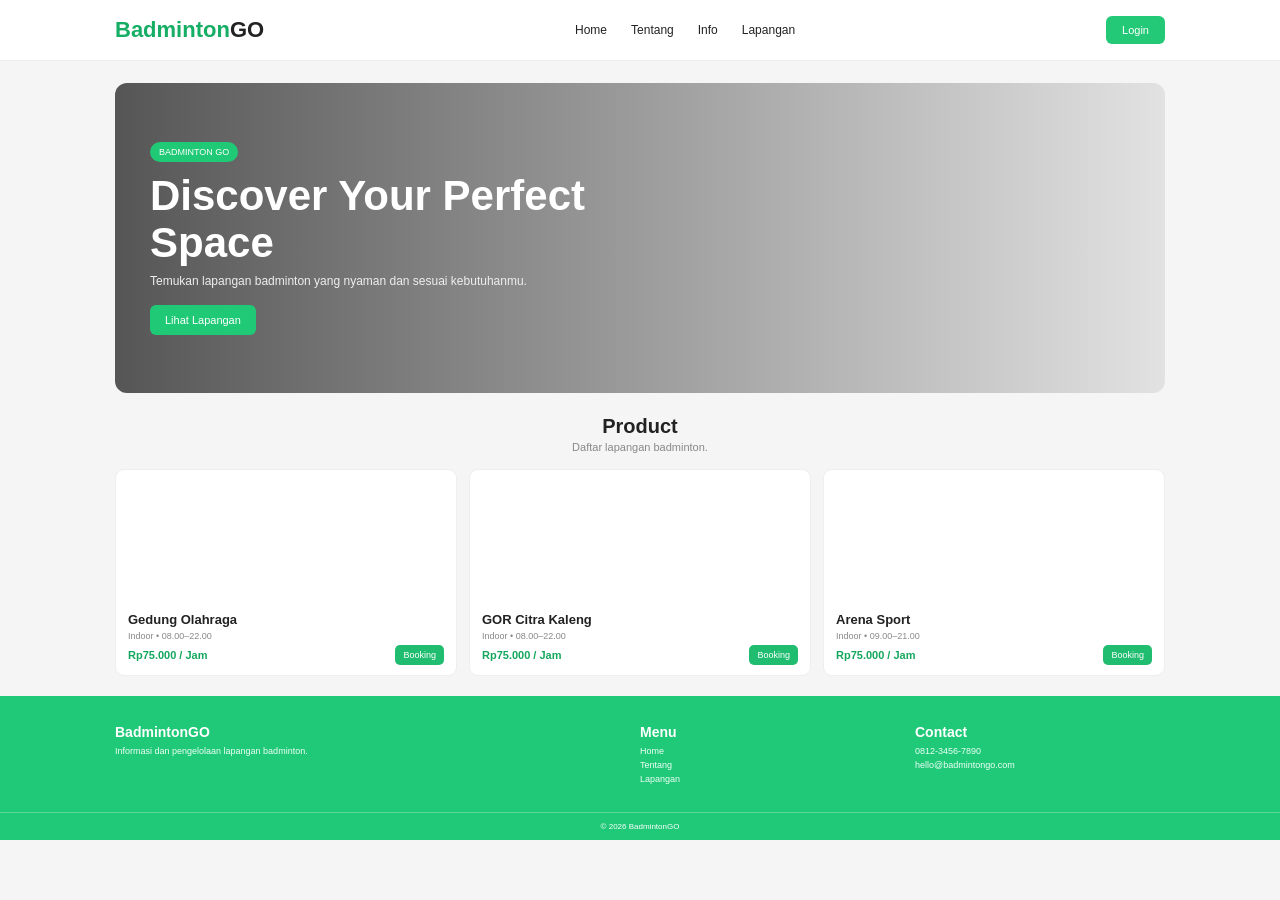
<file: index.html>
<!DOCTYPE html>
<html lang="id">
<head><meta charset="UTF-8"><meta name="viewport" content="width=device-width,initial-scale=1.0"><title>BadmintonGO</title><link rel="stylesheet" href="style.css"></head>
<body>
<header><div class="container nav">
<a class="logo" href="index.html">Badminton<span>GO</span></a>
<nav class="nav-menu"><a href="#home">Home</a><a href="#tentang">Tentang</a><a href="#info">Info</a><a href="#lapangan">Lapangan</a></nav>
<a class="login" href="login.html">Login</a>
</div></header>

<main id="home">
<section class="hero"><div class="container"><div class="hero-box"><div class="hero-text">
<small>BADMINTON GO</small><h1>Discover Your Perfect Space</h1><p>Temukan lapangan badminton yang nyaman dan sesuai kebutuhanmu.</p><a class="hero-btn" href="#lapangan">Lihat Lapangan</a>
</div></div></div></section>


<section id="lapangan"><div class="container">
<div class="title"><h2>Product</h2><p>Daftar lapangan badminton.</p></div>
<div class="products">
<div class="card"><div class="card-img p1"></div><div class="card-body"><h3>Gedung Olahraga</h3><p>Indoor • 08.00–22.00</p><span class="price">Rp75.000 / Jam</span><button class="book">Booking</button></div></div>
<div class="card"><div class="card-img p2"></div><div class="card-body"><h3>GOR Citra Kaleng</h3><p>Indoor • 08.00–22.00</p><span class="price">Rp75.000 / Jam</span><button class="book">Booking</button></div></div>
<div class="card"><div class="card-img p3"></div><div class="card-body"><h3>Arena Sport</h3><p>Indoor • 09.00–21.00</p><span class="price">Rp75.000 / Jam</span><button class="book">Booking</button></div></div>
</div></div></section>

<footer><div class="container footer">
<div><h3>BadmintonGO</h3><p>Informasi dan pengelolaan lapangan badminton.</p></div>
<div><h3>Menu</h3><div class="footer-links"><a href="#home">Home</a><a href="#tentang">Tentang</a><a href="#lapangan">Lapangan</a></div></div>
<div><h3>Contact</h3><div class="footer-links"><a href="tel:+6281234567890">0812-3456-7890</a><a href="mailto:hello@badmintongo.com">hello@badmintongo.com</a></div></div>
</div><div class="copy">© 2026 BadmintonGO</div></footer>
</body></html>
</file>
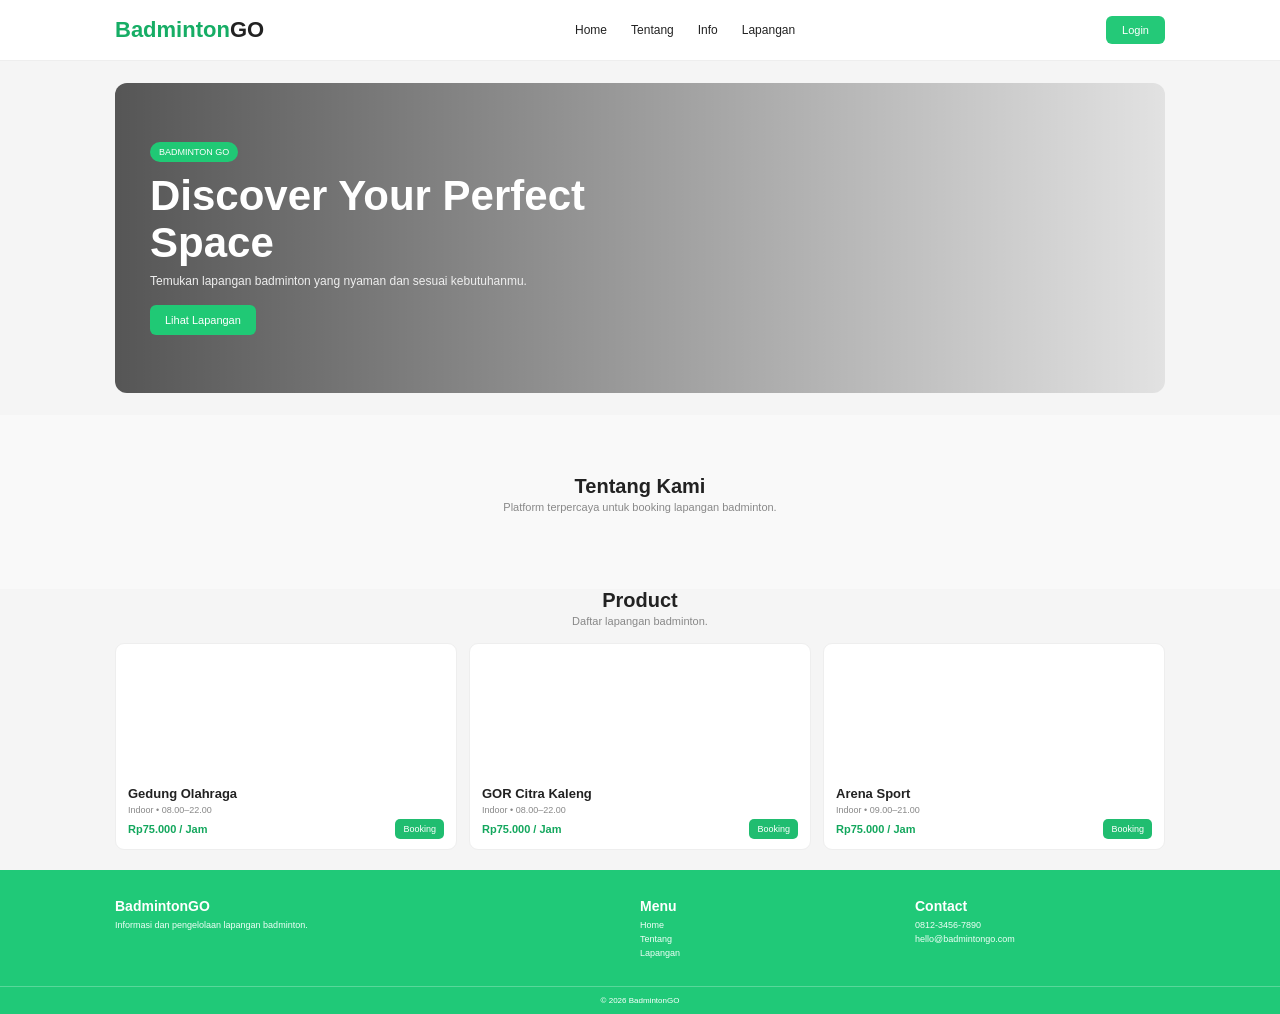
<file: BadmintonGO/index.html>
<!DOCTYPE html>
<html lang="id">
<head>
    <meta charset="UTF-8">
    <meta name="viewport" content="width=device-width, initial-scale=1.0">
    <title>BadmintonGO</title>
    <link rel="stylesheet" href="style.css">
</head>
<body>
<header id="main-header">
    <div class="container nav">
        <a class="logo" href="index.html">Badminton<span>GO</span></a>
        <nav class="nav-menu">
            <a href="#home">Home</a>
            <a href="#tentang">Tentang</a>
            <a href="#info">Info</a>
            <a href="#lapangan">Lapangan</a>
        </nav>
        <a class="login" href="login.html">Login</a>
    </div>
</header>

<main id="home">
    <section class="hero">
        <div class="container">
            <div class="hero-box">
                <div class="hero-text">
                    <small>BADMINTON GO</small>
                    <h1>Discover Your Perfect Space</h1>
                    <p>Temukan lapangan badminton yang nyaman dan sesuai kebutuhanmu.</p>
                    <a class="hero-btn" href="#lapangan">Lihat Lapangan</a>
                </div>
            </div>
        </div>
    </section>

    <!-- Tambahan section Tentang untuk melengkapi navigasi -->
    <section id="tentang" style="padding: 60px 0; background: #f9f9f9;">
        <div class="container">
            <div class="title"><h2>Tentang Kami</h2><p>Platform terpercaya untuk booking lapangan badminton.</p></div>
        </div>
    </section>

    <section id="lapangan">
        <div class="container">
            <div class="title"><h2>Product</h2><p>Daftar lapangan badminton.</p></div>
            <div class="products">
                <div class="card">
                    <div class="card-img p1"></div>
                    <div class="card-body">
                        <h3>Gedung Olahraga</h3>
                        <p>Indoor • 08.00–22.00</p>
                        <span class="price">Rp75.000 / Jam</span>
                        <button class="book" data-name="Gedung Olahraga">Booking</button>
                    </div>
                </div>
                <div class="card">
                    <div class="card-img p2"></div>
                    <div class="card-body">
                        <h3>GOR Citra Kaleng</h3>
                        <p>Indoor • 08.00–22.00</p>
                        <span class="price">Rp75.000 / Jam</span>
                        <button class="book" data-name="GOR Citra Kaleng">Booking</button>
                    </div>
                </div>
                <div class="card">
                    <div class="card-img p3"></div>
                    <div class="card-body">
                        <h3>Arena Sport</h3>
                        <p>Indoor • 09.00–21.00</p>
                        <span class="price">Rp75.000 / Jam</span>
                        <button class="book" data-name="Arena Sport">Booking</button>
                    </div>
                </div>
            </div>
        </div>
    </section>
</main>

<footer>
    <div class="container footer">
        <div><h3>BadmintonGO</h3><p>Informasi dan pengelolaan lapangan badminton.</p></div>
        <div><h3>Menu</h3><div class="footer-links"><a href="#home">Home</a><a href="#tentang">Tentang</a><a href="#lapangan">Lapangan</a></div></div>
        <div><h3>Contact</h3><div class="footer-links"><a href="tel:+6281234567890">0812-3456-7890</a><a href="mailto:hello@badmintongo.com">hello@badmintongo.com</a></div></div>
    </div>
    <div class="copy">© 2026 BadmintonGO</div>
</footer>

<!-- 3 Implementasi DOM pada index.html -->
<script>
    // DOM 1: Sticky Header Effect (Mengubah class header saat halaman di-scroll)
    window.addEventListener('scroll', function() {
        const header = document.getElementById('main-header');
        if (window.scrollY > 50) {
            header.style.boxShadow = '0 4px 10px rgba(0,0,0,0.1)';
            header.style.backgroundColor = 'rgba(255, 255, 255, 0.95)';
        } else {
            header.style.boxShadow = 'none';
            header.style.backgroundColor = '#fff';
        }
    });

    // DOM 2: Smooth Scrolling untuk Navigasi Menu
    document.querySelectorAll('.nav-menu a, .hero-btn').forEach(anchor => {
        anchor.addEventListener('click', function(e) {
            const targetId = this.getAttribute('href');
            if(targetId.startsWith('#')) {
                e.preventDefault();
                document.querySelector(targetId).scrollIntoView({
                    behavior: 'smooth'
                });
            }
        });
    });

    // DOM 3: Dynamic Interactive Event Listener pada Tombol Booking (Event Click & DOM Manipulation)
    document.querySelectorAll('.book').forEach(button => {
        button.addEventListener('click', function() {
            const courtName = this.getAttribute('data-name');
            alert(`Berhasil memilih ${courtName}! Silakan login untuk melanjutkan pemesanan.`);
        });
    });
</script>
</body>
</html>
</file>
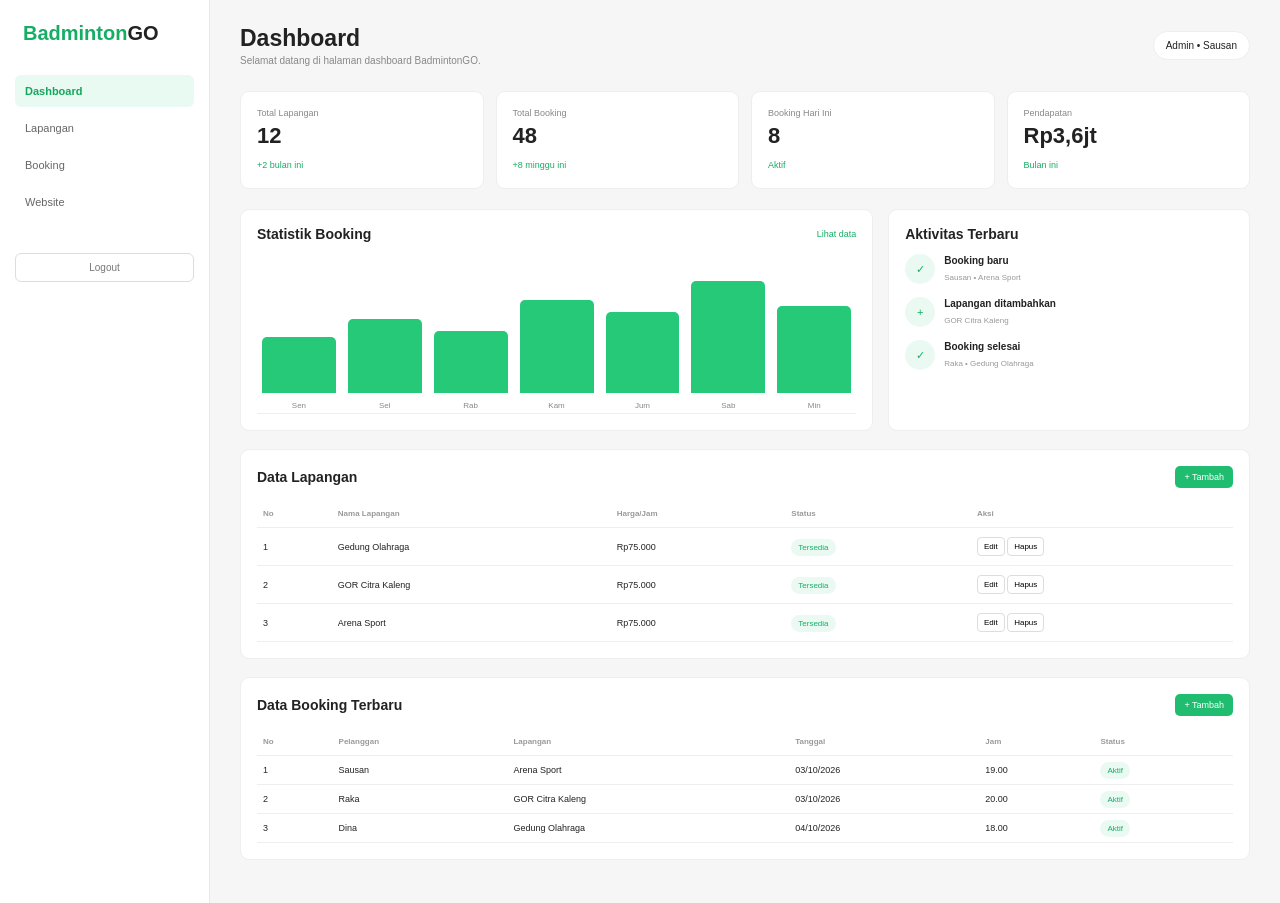
<file: dashboard.html>
<!DOCTYPE html>
<html lang="id">
<head>
    <meta charset="UTF-8">
    <meta name="viewport" content="width=device-width, initial-scale=1.0">
    <title>Dashboard - BadmintonGO</title>
    <link rel="stylesheet" href="style.css">
</head>
<body class="dashboard-page">
    <div class="dashboard">
        <aside class="sidebar">
            <div class="side-logo">
                Badminton<span>GO</span>
            </div>
            <nav class="side-menu">
                <a href="dashboard.html" class="active">Dashboard</a>
                <a href="#lapangan">Lapangan</a>
                <a href="#booking">Booking</a>
                <a href="index.html">Website</a>
            </nav>
            <a href="login.html" class="logout">Logout</a>
        </aside>

        <main class="dashboard-content">
            <div class="dashboard-header">
                <div>
                    <h1>Dashboard</h1>
                    <p>Selamat datang di halaman dashboard BadmintonGO.</p>
                </div>
                <div class="admin-name">Admin • Sausan</div>
            </div>

            <section class="statistics">
                <div class="stat-card">
                    <p>Total Lapangan</p>
                    <h2>12</h2>
                    <span>+2 bulan ini</span>
                </div>
                <div class="stat-card">
                    <p>Total Booking</p>
                    <h2>48</h2>
                    <span>+8 minggu ini</span>
                </div>
                <div class="stat-card">
                    <p>Booking Hari Ini</p>
                    <h2>8</h2>
                    <span>Aktif</span>
                </div>
                <div class="stat-card">
                    <p>Pendapatan</p>
                    <h2>Rp3,6jt</h2>
                    <span>Bulan ini</span>
                </div>
            </section>

            <section class="dashboard-grid">
                <div class="dashboard-card">
                    <div class="card-header-dashboard">
                        <h3>Statistik Booking</h3>
                        <a href="#booking">Lihat data</a>
                    </div>
                    <div class="chart">
                        <div class="bar"><span>Sen</span></div>
                        <div class="bar"><span>Sel</span></div>
                        <div class="bar"><span>Rab</span></div>
                        <div class="bar"><span>Kam</span></div>
                        <div class="bar"><span>Jum</span></div>
                        <div class="bar"><span>Sab</span></div>
                        <div class="bar"><span>Min</span></div>
                    </div>
                </div>

                <div class="dashboard-card">
                    <div class="card-header-dashboard">
                        <h3>Aktivitas Terbaru</h3>
                    </div>
                    <div class="activity">
                        <div class="activity-item">
                            <div class="activity-icon">✓</div>
                            <div>
                                <strong>Booking baru</strong>
                                <small>Sausan • Arena Sport</small>
                            </div>
                        </div>
                        <div class="activity-item">
                            <div class="activity-icon">+</div>
                            <div>
                                <strong>Lapangan ditambahkan</strong>
                                <small>GOR Citra Kaleng</small>
                            </div>
                        </div>
                        <div class="activity-item">
                            <div class="activity-icon">✓</div>
                            <div>
                                <strong>Booking selesai</strong>
                                <small>Raka • Gedung Olahraga</small>
                            </div>
                        </div>
                    </div>
                </div>
            </section>

            <section class="dashboard-card table-card" id="lapangan">
                <div class="card-header-dashboard">
                    <h3>Data Lapangan</h3>
                    <button class="add-button">+ Tambah</button>
                </div>
                <table class="dashboard-table">
                    <thead>
                        <tr>
                            <th>No</th>
                            <th>Nama Lapangan</th>
                            <th>Harga/Jam</th>
                            <th>Status</th>
                            <th>Aksi</th>
                        </tr>
                    </thead>
                    <tbody>
                        <tr>
                            <td>1</td>
                            <td>Gedung Olahraga</td>
                            <td>Rp75.000</td>
                            <td><span class="status">Tersedia</span></td>
                            <td>
                                <button class="action-button">Edit</button>
                                <button class="action-button">Hapus</button>
                            </td>
                        </tr>
                        <tr>
                            <td>2</td>
                            <td>GOR Citra Kaleng</td>
                            <td>Rp75.000</td>
                            <td><span class="status">Tersedia</span></td>
                            <td>
                                <button class="action-button">Edit</button>
                                <button class="action-button">Hapus</button>
                            </td>
                        </tr>
                        <tr>
                            <td>3</td>
                            <td>Arena Sport</td>
                            <td>Rp75.000</td>
                            <td><span class="status">Tersedia</span></td>
                            <td>
                                <button class="action-button">Edit</button>
                                <button class="action-button">Hapus</button>
                            </td>
                        </tr>
                    </tbody>
                </table>
            </section>

            <section class="dashboard-card table-card" id="booking">
                <div class="card-header-dashboard">
                    <h3>Data Booking Terbaru</h3>
                    <button class="add-button">+ Tambah</button>
                </div>
                <table class="dashboard-table">
                    <thead>
                        <tr>
                            <th>No</th>
                            <th>Pelanggan</th>
                            <th>Lapangan</th>
                            <th>Tanggal</th>
                            <th>Jam</th>
                            <th>Status</th>
                        </tr>
                    </thead>
                    <tbody>
                        <tr>
                            <td>1</td>
                            <td>Sausan</td>
                            <td>Arena Sport</td>
                            <td>03/10/2026</td>
                            <td>19.00</td>
                            <td><span class="status">Aktif</span></td>
                        </tr>
                        <tr>
                            <td>2</td>
                            <td>Raka</td>
                            <td>GOR Citra Kaleng</td>
                            <td>03/10/2026</td>
                            <td>20.00</td>
                            <td><span class="status">Aktif</span></td>
                        </tr>
                        <tr>
                            <td>3</td>
                            <td>Dina</td>
                            <td>Gedung Olahraga</td>
                            <td>04/10/2026</td>
                            <td>18.00</td>
                            <td><span class="status">Aktif</span></td>
                        </tr>
                    </tbody>
                </table>
            </section>
        </main>
    </div>
</body>
</html>
</file>
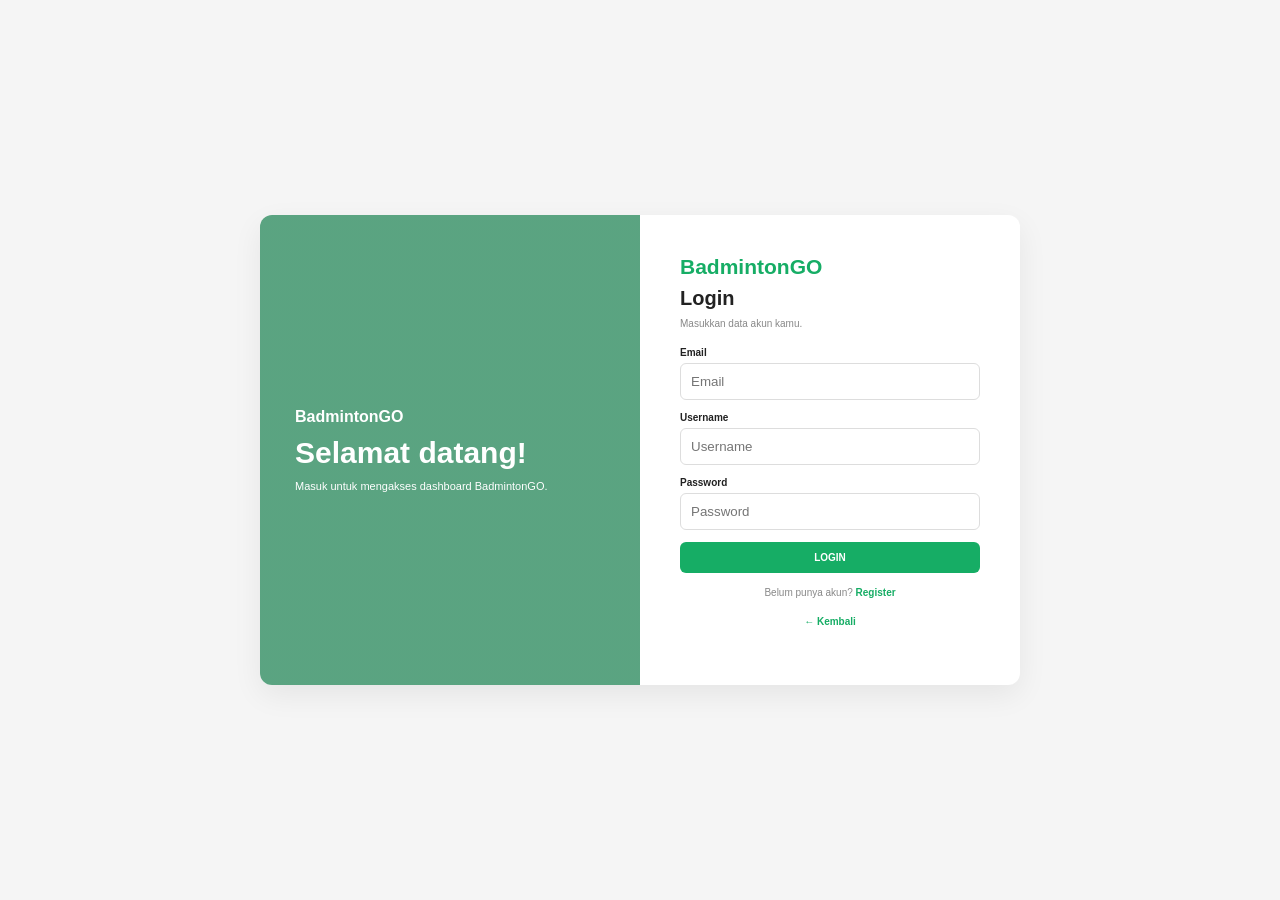
<file: login.html>
<!doctype html>
<html lang="id">
  <head>
    <meta charset="UTF-8" />
    <meta name="viewport" content="width=device-width,initial-scale=1.0" />
    <title>Login - BadmintonGO</title>
    <link rel="stylesheet" href="style.css" />
  </head>
  <body>
    <main class="auth">
      <div class="auth-box">
        <div class="auth-image">
          <strong>BadmintonGO</strong>
          <h1>Selamat datang!</h1>
          <p>Masuk untuk mengakses dashboard BadmintonGO.</p>
        </div>
        <div class="form">
          <div class="brand">BadmintonGO</div>
          <h2>Login</h2>
          <p>Masukkan data akun kamu.</p>
          <form>
            <div class="field">
              <label>Email</label><input type="email" placeholder="Email" />
            </div>
            <div class="field">
              <label>Username</label
              ><input type="text" placeholder="Username" />
            </div>
            <div class="field">
              <label>Password</label
              ><input type="password" placeholder="Password" />
            </div>
            <button class="submit">LOGIN</button>
          </form>
          <p class="switch">
            Belum punya akun? <a href="register.html">Register</a>
          </p>
          <p class="switch"><a href="index.html">← Kembali</a></p>
        </div>
      </div>
    </main>
  </body>
</html>
</file>
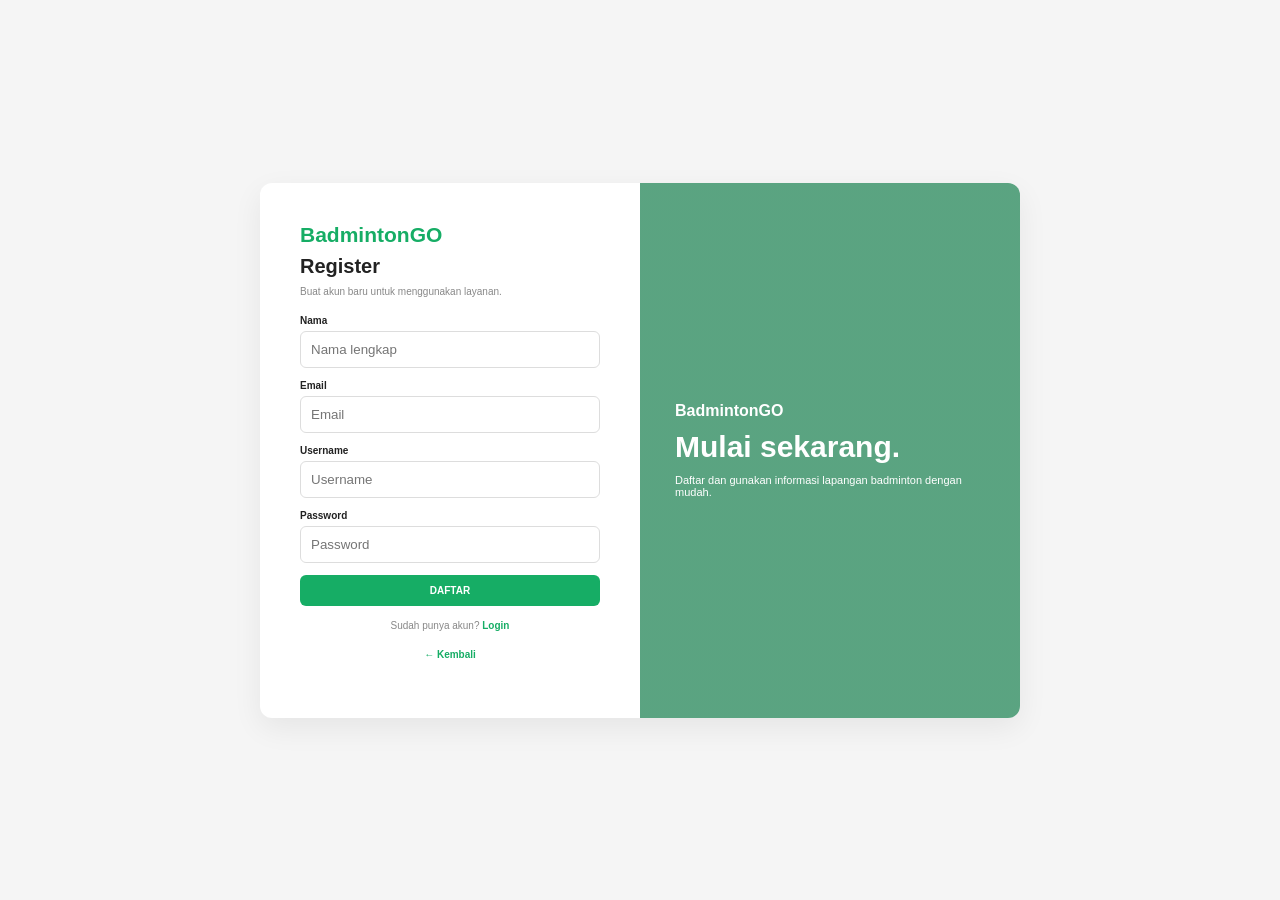
<file: register.html>
<!doctype html>
<html lang="id">
  <head>
    <meta charset="UTF-8" />
    <meta name="viewport" content="width=device-width,initial-scale=1.0" />
    <title>Register - BadmintonGO</title>
    <link rel="stylesheet" href="style.css" />
  </head>
  <body>
    <main class="auth">
      <div class="auth-box">
        <div class="form">
          <div class="brand">BadmintonGO</div>
          <h2>Register</h2>
          <p>Buat akun baru untuk menggunakan layanan.</p>
          <form>
            <div class="field">
              <label>Nama</label
              ><input type="text" placeholder="Nama lengkap" />
            </div>
            <div class="field">
              <label>Email</label><input type="email" placeholder="Email" />
            </div>
            <div class="field">
              <label>Username</label
              ><input type="text" placeholder="Username" />
            </div>
            <div class="field">
              <label>Password</label
              ><input type="password" placeholder="Password" />
            </div>
            <button class="submit">DAFTAR</button>
          </form>
          <p class="switch">Sudah punya akun? <a href="login.html">Login</a></p>
          <p class="switch"><a href="index.html">← Kembali</a></p>
        </div>
        <div class="auth-image">
          <strong>BadmintonGO</strong>
          <h1>Mulai sekarang.</h1>
          <p>Daftar dan gunakan informasi lapangan badminton dengan mudah.</p>
        </div>
      </div>
    </main>
  </body>
</html>
</file>
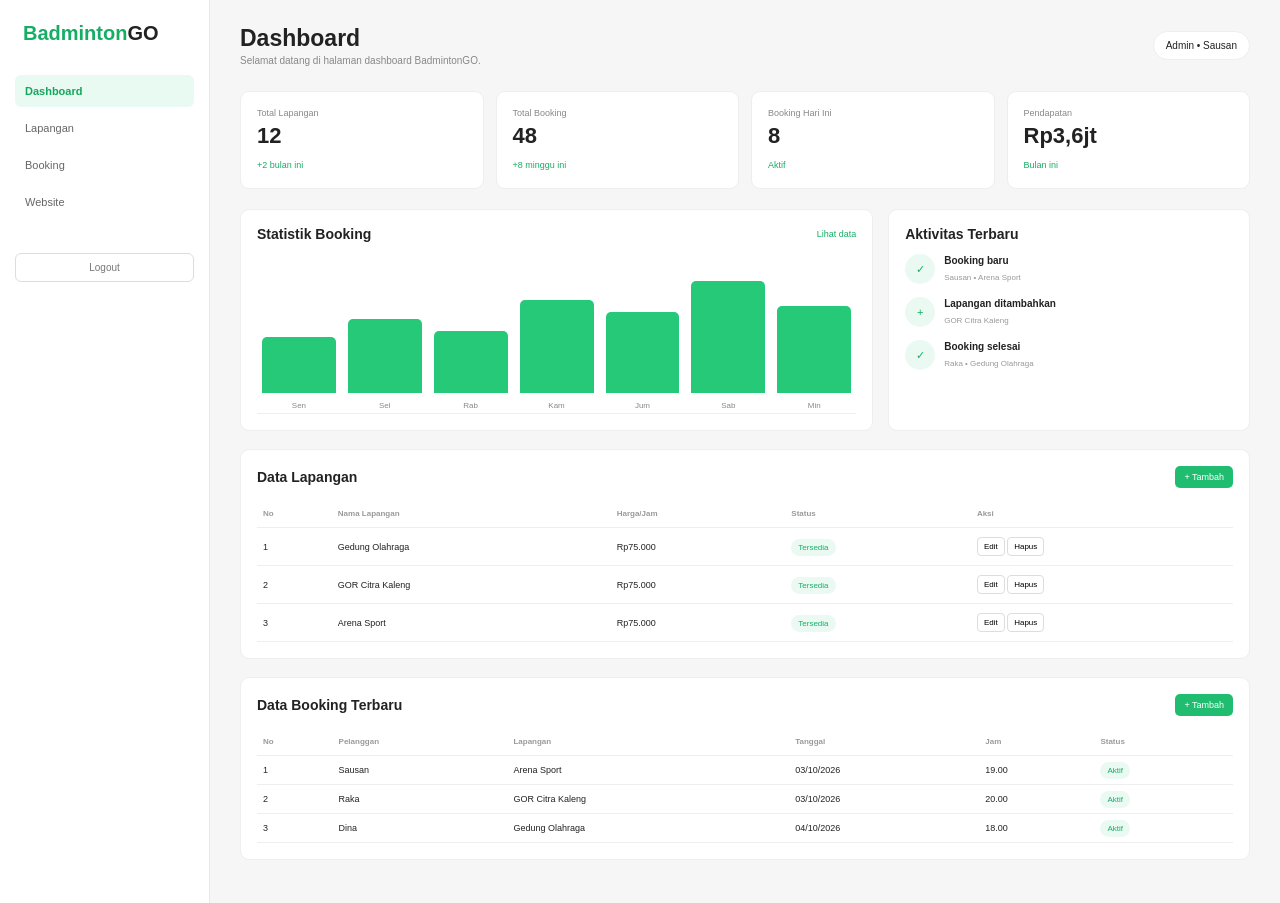
<file: BadmintonGO/dashboard.html>
<!DOCTYPE html>
<html lang="id">
<head>
    <meta charset="UTF-8">
    <meta name="viewport" content="width=device-width, initial-scale=1.0">
    <title>Dashboard - BadmintonGO</title>
    <link rel="stylesheet" href="style.css">
</head>
<body class="dashboard-page">
    <div class="dashboard">
        <aside class="sidebar">
            <div class="side-logo">
                Badminton<span>GO</span>
            </div>
            <nav class="side-menu">
                <a href="dashboard.html" class="active">Dashboard</a>
                <a href="#lapangan">Lapangan</a>
                <a href="#booking">Booking</a>
                <a href="index.html">Website</a>
            </nav>
            <a href="login.html" class="logout">Logout</a>
        </aside>

        <main class="dashboard-content">
            <div class="dashboard-header">
                <div>
                    <h1>Dashboard</h1>
                    <p>Selamat datang di halaman dashboard BadmintonGO.</p>
                </div>
                <div class="admin-name">Admin • Sausan</div>
            </div>

            <section class="statistics">
                <div class="stat-card">
                    <p>Total Lapangan</p>
                    <h2>12</h2>
                    <span>+2 bulan ini</span>
                </div>
                <div class="stat-card">
                    <p>Total Booking</p>
                    <h2>48</h2>
                    <span>+8 minggu ini</span>
                </div>
                <div class="stat-card">
                    <p>Booking Hari Ini</p>
                    <h2>8</h2>
                    <span>Aktif</span>
                </div>
                <div class="stat-card">
                    <p>Pendapatan</p>
                    <h2>Rp3,6jt</h2>
                    <span>Bulan ini</span>
                </div>
            </section>

            <section class="dashboard-grid">
                <div class="dashboard-card">
                    <div class="card-header-dashboard">
                        <h3>Statistik Booking</h3>
                        <a href="#booking">Lihat data</a>
                    </div>
                    <div class="chart">
                        <div class="bar"><span>Sen</span></div>
                        <div class="bar"><span>Sel</span></div>
                        <div class="bar"><span>Rab</span></div>
                        <div class="bar"><span>Kam</span></div>
                        <div class="bar"><span>Jum</span></div>
                        <div class="bar"><span>Sab</span></div>
                        <div class="bar"><span>Min</span></div>
                    </div>
                </div>

                <div class="dashboard-card">
                    <div class="card-header-dashboard">
                        <h3>Aktivitas Terbaru</h3>
                    </div>
                    <div class="activity">
                        <div class="activity-item">
                            <div class="activity-icon">✓</div>
                            <div>
                                <strong>Booking baru</strong>
                                <small>Sausan • Arena Sport</small>
                            </div>
                        </div>
                        <div class="activity-item">
                            <div class="activity-icon">+</div>
                            <div>
                                <strong>Lapangan ditambahkan</strong>
                                <small>GOR Citra Kaleng</small>
                            </div>
                        </div>
                        <div class="activity-item">
                            <div class="activity-icon">✓</div>
                            <div>
                                <strong>Booking selesai</strong>
                                <small>Raka • Gedung Olahraga</small>
                            </div>
                        </div>
                    </div>
                </div>
            </section>

            <section class="dashboard-card table-card" id="lapangan">
                <div class="card-header-dashboard">
                    <h3>Data Lapangan</h3>
                    <button class="add-button">+ Tambah</button>
                </div>
                <table class="dashboard-table">
                    <thead>
                        <tr>
                            <th>No</th>
                            <th>Nama Lapangan</th>
                            <th>Harga/Jam</th>
                            <th>Status</th>
                            <th>Aksi</th>
                        </tr>
                    </thead>
                    <tbody>
                        <tr>
                            <td>1</td>
                            <td>Gedung Olahraga</td>
                            <td>Rp75.000</td>
                            <td><span class="status">Tersedia</span></td>
                            <td>
                                <button class="action-button">Edit</button>
                                <button class="action-button">Hapus</button>
                            </td>
                        </tr>
                        <tr>
                            <td>2</td>
                            <td>GOR Citra Kaleng</td>
                            <td>Rp75.000</td>
                            <td><span class="status">Tersedia</span></td>
                            <td>
                                <button class="action-button">Edit</button>
                                <button class="action-button">Hapus</button>
                            </td>
                        </tr>
                        <tr>
                            <td>3</td>
                            <td>Arena Sport</td>
                            <td>Rp75.000</td>
                            <td><span class="status">Tersedia</span></td>
                            <td>
                                <button class="action-button">Edit</button>
                                <button class="action-button">Hapus</button>
                            </td>
                        </tr>
                    </tbody>
                </table>
            </section>

            <section class="dashboard-card table-card" id="booking">
                <div class="card-header-dashboard">
                    <h3>Data Booking Terbaru</h3>
                    <button class="add-button">+ Tambah</button>
                </div>
                <table class="dashboard-table">
                    <thead>
                        <tr>
                            <th>No</th>
                            <th>Pelanggan</th>
                            <th>Lapangan</th>
                            <th>Tanggal</th>
                            <th>Jam</th>
                            <th>Status</th>
                        </tr>
                    </thead>
                    <tbody>
                        <tr>
                            <td>1</td>
                            <td>Sausan</td>
                            <td>Arena Sport</td>
                            <td>03/10/2026</td>
                            <td>19.00</td>
                            <td><span class="status">Aktif</span></td>
                        </tr>
                        <tr>
                            <td>2</td>
                            <td>Raka</td>
                            <td>GOR Citra Kaleng</td>
                            <td>03/10/2026</td>
                            <td>20.00</td>
                            <td><span class="status">Aktif</span></td>
                        </tr>
                        <tr>
                            <td>3</td>
                            <td>Dina</td>
                            <td>Gedung Olahraga</td>
                            <td>04/10/2026</td>
                            <td>18.00</td>
                            <td><span class="status">Aktif</span></td>
                        </tr>
                    </tbody>
                </table>
            </section>
        </main>
    </div>
</body>
</html>
</file>
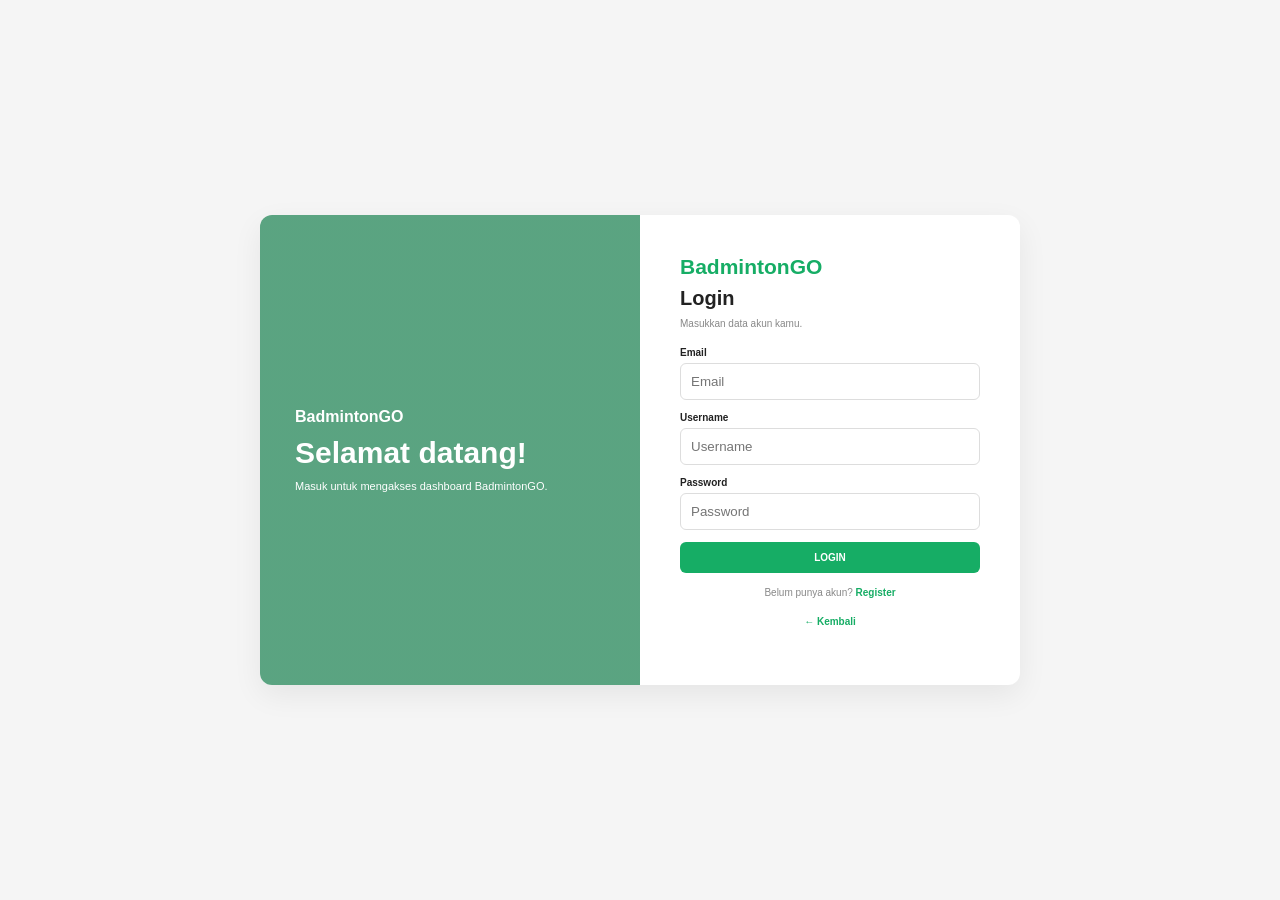
<file: BadmintonGO/login.html>
<!DOCTYPE html>
<html lang="id">
<head>
    <meta charset="UTF-8">
    <meta name="viewport" content="width=device-width,initial-scale=1.0">
    <title>Login - BadmintonGO</title>
    <link rel="stylesheet" href="style.css">
    <style>
        /* Styling Toast / Snackbar */
        #toast {
            visibility: hidden;
            min-width: 250px;
            background-color: #333;
            color: #fff;
            text-align: center;
            border-radius: 4px;
            padding: 16px;
            position: fixed;
            z-index: 1000;
            left: 50%;
            bottom: 30px;
            transform: translateX(-50%);
            font-size: 14px;
            box-shadow: 0px 4px 10px rgba(0,0,0,0.2);
        }
        #toast.show {
            visibility: visible;
            animation: fadein 0.5s, fadeout 0.5s 2.5s;
        }
        @keyframes fadein {
            from { bottom: 0; opacity: 0; }
            to { bottom: 30px; opacity: 1; }
        }
        @keyframes fadeout {
            from { bottom: 30px; opacity: 1; }
            to { bottom: 0; opacity: 0; }
        }
    </style>
</head>
<body>
<main class="auth">
    <div class="auth-box">
        <div class="auth-image">
            <strong>BadmintonGO</strong>
            <h1>Selamat datang!</h1>
            <p>Masuk untuk mengakses dashboard BadmintonGO.</p>
        </div>
        <div class="form">
            <div class="brand">BadmintonGO</div>
            <h2>Login</h2>
            <p>Masukkan data akun kamu.</p>
            <form id="loginForm">
                <div class="field"><label>Email</label><input type="email" id="email" placeholder="Email" required></div>
                <div class="field"><label>Username</label><input type="text" id="username" placeholder="Username" required></div>
                <div class="field"><label>Password</label><input type="password" id="password" placeholder="Password" required></div>
                <button type="submit" class="submit">LOGIN</button>
            </form>
            <p class="switch">Belum punya akun? <a href="register.html">Register</a></p>
            <p class="switch"><a href="index.html">← Kembali</a></p>
        </div>
    </div>
</main>

<!-- Elemen Toast Notification -->
<div id="toast">Login Berhasil! Mengalihkan...</div>

<script>
    document.getElementById('loginForm').addEventListener('submit', function(e) {
        e.preventDefault(); // Mencegah reload form bawaan HTML
        
        // Tampilkan Toast
        const toast = document.getElementById('toast');
        toast.className = "show";
        
        // Simulasi pindah halaman setelah toast selesai (3 detik)
        setTimeout(function() {
            toast.className = toast.className.replace("show", "");
            window.location.href = "index.html";
        }, 3000);
    });
</script>
</body>
</html>
</file>
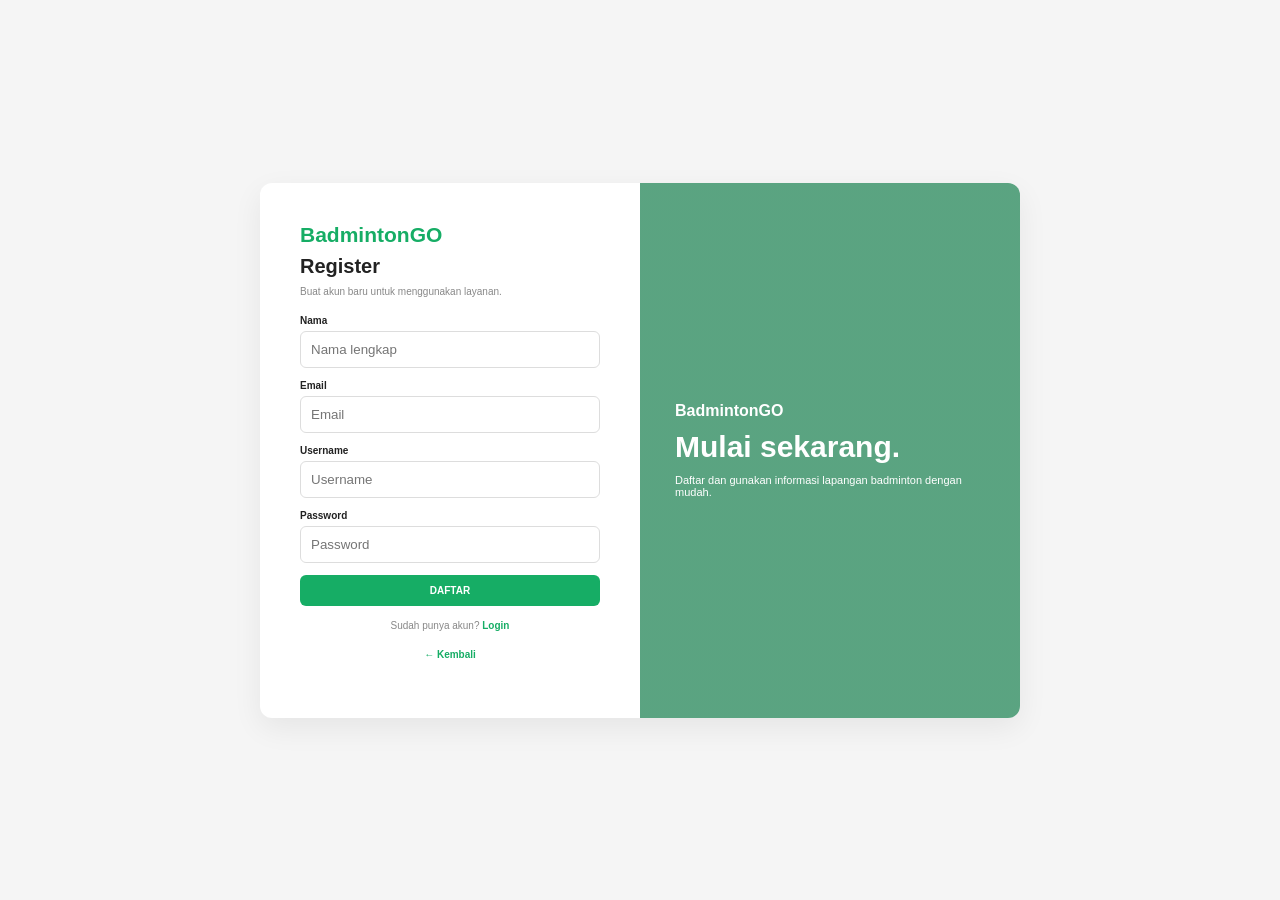
<file: BadmintonGO/register.html>
<!DOCTYPE html>
<html lang="id">
<head>
    <meta charset="UTF-8">
    <meta name="viewport" content="width=device-width,initial-scale=1.0">
    <title>Register - BadmintonGO</title>
    <link rel="stylesheet" href="style.css">
    <style>
        /* Styling Toast / Snackbar */
        #toast {
            visibility: hidden;
            min-width: 250px;
            background-color: #333;
            color: #fff;
            text-align: center;
            border-radius: 4px;
            padding: 16px;
            position: fixed;
            z-index: 1000;
            left: 50%;
            bottom: 30px;
            transform: translateX(-50%);
            font-size: 14px;
            box-shadow: 0px 4px 10px rgba(0,0,0,0.2);
        }
        #toast.show {
            visibility: visible;
            animation: fadein 0.5s, fadeout 0.5s 2.5s;
        }
        @keyframes fadein {
            from { bottom: 0; opacity: 0; }
            to { bottom: 30px; opacity: 1; }
        }
        @keyframes fadeout {
            from { bottom: 30px; opacity: 1; }
            to { bottom: 0; opacity: 0; }
        }
    </style>
</head>
<body>
<main class="auth">
    <div class="auth-box">
        <div class="form">
            <div class="brand">BadmintonGO</div>
            <h2>Register</h2>
            <p>Buat akun baru untuk menggunakan layanan.</p>
            <form id="registerForm">
                <div class="field"><label>Nama</label><input type="text" placeholder="Nama lengkap" required></div>
                <div class="field"><label>Email</label><input type="email" placeholder="Email" required></div>
                <div class="field"><label>Username</label><input type="text" placeholder="Username" required></div>
                <div class="field"><label>Password</label><input type="password" placeholder="Password" required></div>
                <button type="submit" class="submit">DAFTAR</button>
            </form>
            <p class="switch">Sudah punya akun? <a href="login.html">Login</a></p>
            <p class="switch"><a href="index.html">← Kembali</a></p>
        </div>
        <div class="auth-image">
            <strong>BadmintonGO</strong>
            <h1>Mulai sekarang.</h1>
            <p>Daftar dan gunakan informasi lapangan badminton dengan mudah.</p>
        </div>
    </div>
</main>

<!-- Elemen Toast Notification -->
<div id="toast">Registrasi Berhasil! Silakan Login.</div>

<script>
    document.getElementById('registerForm').addEventListener('submit', function(e) {
        e.preventDefault(); // Mencegah reload form bawaan HTML
        
        // Tampilkan Toast
        const toast = document.getElementById('toast');
        toast.className = "show";
        
        // Simulasi pindah halaman setelah toast selesai (3 detik)
        setTimeout(function() {
            toast.className = toast.className.replace("show", "");
            window.location.href = "login.html";
        }, 3000);
    });
</script>
</body>
</html>
</file>
<file: style.css>
* {
    box-sizing: border-box;
    margin: 0;
    padding: 0;
}

html {
    scroll-behavior: smooth;
}

body {
    font-family: Arial, sans-serif;
    background: #f5f5f5;
    color: #222;
}

a {
    text-decoration: none;
    color: inherit;
}

.container {
    width: 90%;
    max-width: 1050px;
    margin: auto;
}


/* =========================
   NAVBAR
========================= */

header {
    background: #fff;
    border-bottom: 1px solid #eee;
    position: sticky;
    top: 0;
    z-index: 10;
}

.nav {
    height: 60px;
    display: flex;
    align-items: center;
    justify-content: space-between;
}

.logo {
    font-size: 22px;
    font-weight: bold;
    color: #16ad65;
}

.logo span {
    color: #222;
}

.nav-menu {
    display: flex;
    gap: 24px;
    font-size: 12px;
}

.nav-menu a:hover {
    color: #16ad65;
}

.login {
    background: #24c978;
    color: white;
    padding: 8px 16px;
    border-radius: 6px;
    font-size: 11px;
}


/* =========================
   HERO
========================= */

.hero {
    padding: 22px 0;
}

.hero-box {
    min-height: 310px;
    border-radius: 12px;
    padding: 35px;
    display: flex;
    align-items: center;

    background:
        linear-gradient(
            90deg,
            rgba(0, 0, 0, .65),
            rgba(0, 0, 0, .08)
        ),
        url("https://images.unsplash.com/photo-1626224583764-f87db24ac4ea?auto=format&fit=crop&w=1200&q=80")
        center / cover;

    color: white;
}

.hero-text {
    max-width: 480px;
}

.hero-text small {
    background: #20c975;
    padding: 5px 9px;
    border-radius: 15px;
    font-size: 9px;
}

.hero h1 {
    font-size: 42px;
    line-height: 1.1;
    margin: 14px 0 8px;
}

.hero p {
    font-size: 12px;
    color: #eee;
}

.hero-btn {
    display: inline-block;
    margin-top: 17px;
    background: #20c975;
    padding: 9px 15px;
    border-radius: 6px;
    font-size: 11px;
}




/* =========================
   PRODUCTS
========================= */
.title {
    text-align: center;
    margin-bottom: 16px;
}
.title h2 {
    font-size: 20px;
}

.title p {
    font-size: 11px;
    color: #888;
    margin-top: 3px;
}
.products {
    display: grid;
    grid-template-columns: repeat(3, 1fr);
    gap: 12px;
}

.card {
    background: white;
    border: 1px solid #eee;
    border-radius: 9px;
    overflow: hidden;
}

.card-img {
    height: 130px;
    background-size: cover;
    background-position: center;
}

.p1 {
    background-image:
        url("https://images.unsplash.com/photo-1626224583764-f87db24ac4ea?auto=format&fit=crop&w=600&q=80");
}

.p2 {
    background-image:
        url("https://images.unsplash.com/photo-1554068865-24cecd4e34b8?auto=format&fit=crop&w=600&q=80");
}

.p3 {
    background-image:
        url("https://images.unsplash.com/photo-1595435934249-5df7ed86e1c0?auto=format&fit=crop&w=600&q=80");
}

.card-body {
    padding: 12px;
}

.card-body h3 {
    font-size: 13px;
}

.card-body p {
    font-size: 9px;
    color: #888;
    margin: 4px 0;
}

.price {
    color: #13a75d;
    font-size: 11px;
    font-weight: bold;
}

.book {
    float: right;
    background: #20bd70;
    color: #fff;
    border: 0;
    border-radius: 5px;
    padding: 5px 8px;
    font-size: 9px;
}


/* =========================
   FOOTER
========================= */

footer {
    background: #20c978;
    color: white;
    margin-top: 20px;
}

.footer {
    display: grid;
    grid-template-columns: 2fr 1fr 1fr;
    gap: 25px;
    padding: 28px 0;
}

.footer h3 {
    font-size: 14px;
    margin-bottom: 6px;
}

.footer p,
.footer a {
    font-size: 9px;
    color: #effff7;
}

.footer-links {
    display: flex;
    flex-direction: column;
    gap: 4px;
}

.copy {
    text-align: center;
    border-top: 1px solid rgba(255, 255, 255, .25);
    padding: 9px;
    font-size: 8px;
}


/* =========================
   LOGIN & REGISTER
========================= */

.auth {
    min-height: 100vh;
    display: flex;
    align-items: center;
    justify-content: center;
    padding: 20px;
    background: #f5f5f5;
}

.auth-box {
    width: 760px;
    max-width: 100%;
    display: grid;
    grid-template-columns: 1fr 1fr;
    background: white;
    border-radius: 12px;
    overflow: hidden;
    box-shadow: 0 10px 30px #0001;
}

.auth-image {
    min-height: 440px;

    background:
        linear-gradient(#087642aa, #087642aa),
        url("https://images.unsplash.com/photo-1626224583764-f87db24ac4ea?auto=format&fit=crop&w=800&q=80")
        center / cover;

    color: white;
    padding: 35px;

    display: flex;
    flex-direction: column;
    justify-content: center;
}

.auth-image h1 {
    font-size: 30px;
    margin: 10px 0;
}

.auth-image p {
    font-size: 11px;
}

.form {
    padding: 40px;
}

.form .brand {
    font-size: 21px;
    font-weight: bold;
    color: #16ad65;
}

.form h2 {
    font-size: 20px;
    margin: 8px 0;
}

.form p {
    font-size: 10px;
    color: #888;
    margin-bottom: 18px;
}

.field {
    margin-bottom: 12px;
}

.field label {
    display: block;
    font-size: 10px;
    font-weight: bold;
    margin-bottom: 5px;
}

.field input {
    width: 100%;
    padding: 10px;
    border: 1px solid #ddd;
    border-radius: 6px;
    outline: none;
}

.submit {
    width: 100%;
    display: block;
    text-align: center;
    border: 0;
    background: #16ad65;
    color: white;
    padding: 10px;
    border-radius: 6px;
    font-size: 10px;
    font-weight: bold;
    cursor: pointer;
}

.switch {
    text-align: center;
    margin-top: 14px !important;
}

.switch a {
    color: #16ad65;
    font-weight: bold;
}


/* ==================================================
   DASHBOARD
================================================== */

.dashboard-page {
    background: #f5f6f5;
    min-height: 100vh;
}

.dashboard {
    display: grid;
    grid-template-columns: 210px 1fr;
    min-height: 100vh;
}


/* SIDEBAR */

.sidebar {
    background: white;
    border-right: 1px solid #e8e8e8;
    padding: 22px 15px;
}

.side-logo {
    font-size: 20px;
    font-weight: bold;
    color: #16ad65;
    margin: 0 8px 30px;
}

.side-logo span {
    color: #222;
}

.side-menu {
    display: flex;
    flex-direction: column;
    gap: 5px;
}

.side-menu a {
    padding: 10px;
    border-radius: 6px;
    font-size: 11px;
    color: #666;
}

.side-menu a:hover,
.side-menu a.active {
    background: #e9faf2;
    color: #13a65c;
    font-weight: bold;
}

.logout {
    display: block;
    margin-top: 35px;
    text-align: center;
    border: 1px solid #ddd;
    padding: 8px;
    border-radius: 6px;
    font-size: 10px;
    color: #777;
}


/* DASHBOARD CONTENT */

.dashboard-content {
    padding: 25px 30px;
}

.dashboard-header {
    display: flex;
    justify-content: space-between;
    align-items: center;
    margin-bottom: 25px;
}

.dashboard-header h1 {
    font-size: 23px;
}

.dashboard-header p {
    font-size: 10px;
    color: #888;
    margin-top: 3px;
}

.admin-name {
    background: white;
    border: 1px solid #eee;
    padding: 8px 12px;
    border-radius: 20px;
    font-size: 10px;
}


/* STATISTIK */

.statistics {
    display: grid;
    grid-template-columns: repeat(4, 1fr);
    gap: 12px;
    margin-bottom: 20px;
}

.stat-card {
    background: white;
    border: 1px solid #eee;
    border-radius: 9px;
    padding: 16px;
}

.stat-card p {
    font-size: 9px;
    color: #888;
}

.stat-card h2 {
    font-size: 22px;
    margin: 5px 0;
}

.stat-card span {
    font-size: 9px;
    color: #16ad65;
}


/* DASHBOARD CARD */

.dashboard-grid {
    display: grid;
    grid-template-columns: 1.4fr .8fr;
    gap: 15px;
    margin-bottom: 18px;
}

.dashboard-card {
    background: white;
    border: 1px solid #eee;
    border-radius: 9px;
    padding: 16px;
}

.card-header-dashboard {
    display: flex;
    justify-content: space-between;
    align-items: center;
    margin-bottom: 12px;
}

.card-header-dashboard h3 {
    font-size: 14px;
}

.card-header-dashboard a {
    color: #16ad65;
    font-size: 9px;
}


/* GRAFIK */

.chart {
    height: 160px;
    display: flex;
    align-items: end;
    gap: 12px;
    padding: 15px 5px 20px;
    border-bottom: 1px solid #eee;
}

.bar {
    flex: 1;
    background: #25c978;
    border-radius: 5px 5px 0 0;
    position: relative;
}

.bar span {
    position: absolute;
    bottom: -17px;
    left: 50%;
    transform: translateX(-50%);
    font-size: 8px;
    color: #888;
}

.bar:nth-child(1) {
    height: 45%;
}

.bar:nth-child(2) {
    height: 60%;
}

.bar:nth-child(3) {
    height: 50%;
}

.bar:nth-child(4) {
    height: 75%;
}

.bar:nth-child(5) {
    height: 65%;
}

.bar:nth-child(6) {
    height: 90%;
}

.bar:nth-child(7) {
    height: 70%;
}


/* AKTIVITAS */

.activity {
    display: flex;
    flex-direction: column;
    gap: 13px;
}

.activity-item {
    display: flex;
    align-items: center;
    gap: 9px;
}

.activity-icon {
    width: 30px;
    height: 30px;
    border-radius: 50%;
    background: #eafaf2;
    color: #16ad65;
    display: grid;
    place-items: center;
    font-size: 11px;
}

.activity-item strong {
    display: block;
    font-size: 10px;
}

.activity-item small {
    font-size: 8px;
    color: #999;
}


/* TABEL DASHBOARD */

.table-card {
    margin-bottom: 18px;
}

.add-button {
    background: #20bd70;
    color: white;
    border: 0;
    border-radius: 5px;
    padding: 6px 9px;
    font-size: 9px;
}

.dashboard-table {
    width: 100%;
    border-collapse: collapse;
}

.dashboard-table th,
.dashboard-table td {
    padding: 9px 6px;
    border-bottom: 1px solid #eee;
    text-align: left;
    font-size: 9px;
}

.dashboard-table th {
    color: #999;
    font-size: 8px;
}

.status {
    color: #16ad65;
    background: #eafaf2;
    border-radius: 12px;
    padding: 4px 7px;
    font-size: 8px;
}

.action-button {
    border: 1px solid #ddd;
    background: white;
    padding: 4px 6px;
    border-radius: 4px;
    font-size: 8px;
}


/* =========================
   RESPONSIVE
========================= */

@media (max-width: 850px) {

    .dashboard {
        grid-template-columns: 1fr;
    }

    .sidebar {
        padding: 12px;
    }

    .side-logo {
        margin-bottom: 10px;
    }

    .side-menu {
        flex-direction: row;
        overflow-x: auto;
    }

    .side-menu a {
        white-space: nowrap;
    }

    .statistics {
        grid-template-columns: repeat(2, 1fr);
    }

    .dashboard-grid {
        grid-template-columns: 1fr;
    }
}


@media (max-width: 800px) {

    .nav-menu {
        display: none;
    }

    .quick {
        grid-template-columns: repeat(2, 1fr);
    }

    .about,
    .data-grid {
        grid-template-columns: 1fr;
    }

    .products {
        grid-template-columns: repeat(2, 1fr);
    }

    .footer {
        grid-template-columns: 1fr 1fr;
    }

    .auth-box {
        grid-template-columns: 1fr;
    }

    .auth-image {
        min-height: 180px;
    }
}


@media (max-width: 520px) {

    .hero-box {
        min-height: 330px;
        padding: 25px;
    }

    .hero h1 {
        font-size: 34px;
    }

    .products,
    .quick {
        grid-template-columns: 1fr;
    }

    .gallery {
        grid-template-columns: 1fr 1fr;
    }

    .g1 {
        grid-column: span 2;
        height: 150px !important;
    }

    .footer {
        grid-template-columns: 1fr;
    }

    .form {
        padding: 28px 22px;
    }

    .dashboard-content {
        padding: 20px;
    }

    .statistics {
        grid-template-columns: 1fr 1fr;
    }

    .admin-name {
        display: none;
    }

    .dashboard-table {
        min-width: 600px;
    }

    .table-card {
        overflow-x: auto;
    }
}
</file>
<file: BadmintonGO/style.css>
* {
    box-sizing: border-box;
    margin: 0;
    padding: 0;
}

html {
    scroll-behavior: smooth;
}

body {
    font-family: Arial, sans-serif;
    background: #f5f5f5;
    color: #222;
}

a {
    text-decoration: none;
    color: inherit;
}

.container {
    width: 90%;
    max-width: 1050px;
    margin: auto;
}


/* =========================
   NAVBAR
========================= */

header {
    background: #fff;
    border-bottom: 1px solid #eee;
    position: sticky;
    top: 0;
    z-index: 10;
}

.nav {
    height: 60px;
    display: flex;
    align-items: center;
    justify-content: space-between;
}

.logo {
    font-size: 22px;
    font-weight: bold;
    color: #16ad65;
}

.logo span {
    color: #222;
}

.nav-menu {
    display: flex;
    gap: 24px;
    font-size: 12px;
}

.nav-menu a:hover {
    color: #16ad65;
}

.login {
    background: #24c978;
    color: white;
    padding: 8px 16px;
    border-radius: 6px;
    font-size: 11px;
}


/* =========================
   HERO
========================= */

.hero {
    padding: 22px 0;
}

.hero-box {
    min-height: 310px;
    border-radius: 12px;
    padding: 35px;
    display: flex;
    align-items: center;

    background:
        linear-gradient(
            90deg,
            rgba(0, 0, 0, .65),
            rgba(0, 0, 0, .08)
        ),
        url("https://images.unsplash.com/photo-1626224583764-f87db24ac4ea?auto=format&fit=crop&w=1200&q=80")
        center / cover;

    color: white;
}

.hero-text {
    max-width: 480px;
}

.hero-text small {
    background: #20c975;
    padding: 5px 9px;
    border-radius: 15px;
    font-size: 9px;
}

.hero h1 {
    font-size: 42px;
    line-height: 1.1;
    margin: 14px 0 8px;
}

.hero p {
    font-size: 12px;
    color: #eee;
}

.hero-btn {
    display: inline-block;
    margin-top: 17px;
    background: #20c975;
    padding: 9px 15px;
    border-radius: 6px;
    font-size: 11px;
}




/* =========================
   PRODUCTS
========================= */
.title {
    text-align: center;
    margin-bottom: 16px;
}
.title h2 {
    font-size: 20px;
}

.title p {
    font-size: 11px;
    color: #888;
    margin-top: 3px;
}
.products {
    display: grid;
    grid-template-columns: repeat(3, 1fr);
    gap: 12px;
}

.card {
    background: white;
    border: 1px solid #eee;
    border-radius: 9px;
    overflow: hidden;
}

.card-img {
    height: 130px;
    background-size: cover;
    background-position: center;
}

.p1 {
    background-image:
        url("https://images.unsplash.com/photo-1626224583764-f87db24ac4ea?auto=format&fit=crop&w=600&q=80");
}

.p2 {
    background-image:
        url("https://images.unsplash.com/photo-1554068865-24cecd4e34b8?auto=format&fit=crop&w=600&q=80");
}

.p3 {
    background-image:
        url("https://images.unsplash.com/photo-1595435934249-5df7ed86e1c0?auto=format&fit=crop&w=600&q=80");
}

.card-body {
    padding: 12px;
}

.card-body h3 {
    font-size: 13px;
}

.card-body p {
    font-size: 9px;
    color: #888;
    margin: 4px 0;
}

.price {
    color: #13a75d;
    font-size: 11px;
    font-weight: bold;
}

.book {
    float: right;
    background: #20bd70;
    color: #fff;
    border: 0;
    border-radius: 5px;
    padding: 5px 8px;
    font-size: 9px;
}


/* =========================
   FOOTER
========================= */

footer {
    background: #20c978;
    color: white;
    margin-top: 20px;
}

.footer {
    display: grid;
    grid-template-columns: 2fr 1fr 1fr;
    gap: 25px;
    padding: 28px 0;
}

.footer h3 {
    font-size: 14px;
    margin-bottom: 6px;
}

.footer p,
.footer a {
    font-size: 9px;
    color: #effff7;
}

.footer-links {
    display: flex;
    flex-direction: column;
    gap: 4px;
}

.copy {
    text-align: center;
    border-top: 1px solid rgba(255, 255, 255, .25);
    padding: 9px;
    font-size: 8px;
}


/* =========================
   LOGIN & REGISTER
========================= */

.auth {
    min-height: 100vh;
    display: flex;
    align-items: center;
    justify-content: center;
    padding: 20px;
    background: #f5f5f5;
}

.auth-box {
    width: 760px;
    max-width: 100%;
    display: grid;
    grid-template-columns: 1fr 1fr;
    background: white;
    border-radius: 12px;
    overflow: hidden;
    box-shadow: 0 10px 30px #0001;
}

.auth-image {
    min-height: 440px;

    background:
        linear-gradient(#087642aa, #087642aa),
        url("https://images.unsplash.com/photo-1626224583764-f87db24ac4ea?auto=format&fit=crop&w=800&q=80")
        center / cover;

    color: white;
    padding: 35px;

    display: flex;
    flex-direction: column;
    justify-content: center;
}

.auth-image h1 {
    font-size: 30px;
    margin: 10px 0;
}

.auth-image p {
    font-size: 11px;
}

.form {
    padding: 40px;
}

.form .brand {
    font-size: 21px;
    font-weight: bold;
    color: #16ad65;
}

.form h2 {
    font-size: 20px;
    margin: 8px 0;
}

.form p {
    font-size: 10px;
    color: #888;
    margin-bottom: 18px;
}

.field {
    margin-bottom: 12px;
}

.field label {
    display: block;
    font-size: 10px;
    font-weight: bold;
    margin-bottom: 5px;
}

.field input {
    width: 100%;
    padding: 10px;
    border: 1px solid #ddd;
    border-radius: 6px;
    outline: none;
}

.submit {
    width: 100%;
    display: block;
    text-align: center;
    border: 0;
    background: #16ad65;
    color: white;
    padding: 10px;
    border-radius: 6px;
    font-size: 10px;
    font-weight: bold;
    cursor: pointer;
}

.switch {
    text-align: center;
    margin-top: 14px !important;
}

.switch a {
    color: #16ad65;
    font-weight: bold;
}


/* ==================================================
   DASHBOARD
================================================== */

.dashboard-page {
    background: #f5f6f5;
    min-height: 100vh;
}

.dashboard {
    display: grid;
    grid-template-columns: 210px 1fr;
    min-height: 100vh;
}


/* SIDEBAR */

.sidebar {
    background: white;
    border-right: 1px solid #e8e8e8;
    padding: 22px 15px;
}

.side-logo {
    font-size: 20px;
    font-weight: bold;
    color: #16ad65;
    margin: 0 8px 30px;
}

.side-logo span {
    color: #222;
}

.side-menu {
    display: flex;
    flex-direction: column;
    gap: 5px;
}

.side-menu a {
    padding: 10px;
    border-radius: 6px;
    font-size: 11px;
    color: #666;
}

.side-menu a:hover,
.side-menu a.active {
    background: #e9faf2;
    color: #13a65c;
    font-weight: bold;
}

.logout {
    display: block;
    margin-top: 35px;
    text-align: center;
    border: 1px solid #ddd;
    padding: 8px;
    border-radius: 6px;
    font-size: 10px;
    color: #777;
}


/* DASHBOARD CONTENT */

.dashboard-content {
    padding: 25px 30px;
}

.dashboard-header {
    display: flex;
    justify-content: space-between;
    align-items: center;
    margin-bottom: 25px;
}

.dashboard-header h1 {
    font-size: 23px;
}

.dashboard-header p {
    font-size: 10px;
    color: #888;
    margin-top: 3px;
}

.admin-name {
    background: white;
    border: 1px solid #eee;
    padding: 8px 12px;
    border-radius: 20px;
    font-size: 10px;
}


/* STATISTIK */

.statistics {
    display: grid;
    grid-template-columns: repeat(4, 1fr);
    gap: 12px;
    margin-bottom: 20px;
}

.stat-card {
    background: white;
    border: 1px solid #eee;
    border-radius: 9px;
    padding: 16px;
}

.stat-card p {
    font-size: 9px;
    color: #888;
}

.stat-card h2 {
    font-size: 22px;
    margin: 5px 0;
}

.stat-card span {
    font-size: 9px;
    color: #16ad65;
}


/* DASHBOARD CARD */

.dashboard-grid {
    display: grid;
    grid-template-columns: 1.4fr .8fr;
    gap: 15px;
    margin-bottom: 18px;
}

.dashboard-card {
    background: white;
    border: 1px solid #eee;
    border-radius: 9px;
    padding: 16px;
}

.card-header-dashboard {
    display: flex;
    justify-content: space-between;
    align-items: center;
    margin-bottom: 12px;
}

.card-header-dashboard h3 {
    font-size: 14px;
}

.card-header-dashboard a {
    color: #16ad65;
    font-size: 9px;
}


/* GRAFIK */

.chart {
    height: 160px;
    display: flex;
    align-items: end;
    gap: 12px;
    padding: 15px 5px 20px;
    border-bottom: 1px solid #eee;
}

.bar {
    flex: 1;
    background: #25c978;
    border-radius: 5px 5px 0 0;
    position: relative;
}

.bar span {
    position: absolute;
    bottom: -17px;
    left: 50%;
    transform: translateX(-50%);
    font-size: 8px;
    color: #888;
}

.bar:nth-child(1) {
    height: 45%;
}

.bar:nth-child(2) {
    height: 60%;
}

.bar:nth-child(3) {
    height: 50%;
}

.bar:nth-child(4) {
    height: 75%;
}

.bar:nth-child(5) {
    height: 65%;
}

.bar:nth-child(6) {
    height: 90%;
}

.bar:nth-child(7) {
    height: 70%;
}


/* AKTIVITAS */

.activity {
    display: flex;
    flex-direction: column;
    gap: 13px;
}

.activity-item {
    display: flex;
    align-items: center;
    gap: 9px;
}

.activity-icon {
    width: 30px;
    height: 30px;
    border-radius: 50%;
    background: #eafaf2;
    color: #16ad65;
    display: grid;
    place-items: center;
    font-size: 11px;
}

.activity-item strong {
    display: block;
    font-size: 10px;
}

.activity-item small {
    font-size: 8px;
    color: #999;
}


/* TABEL DASHBOARD */

.table-card {
    margin-bottom: 18px;
}

.add-button {
    background: #20bd70;
    color: white;
    border: 0;
    border-radius: 5px;
    padding: 6px 9px;
    font-size: 9px;
}

.dashboard-table {
    width: 100%;
    border-collapse: collapse;
}

.dashboard-table th,
.dashboard-table td {
    padding: 9px 6px;
    border-bottom: 1px solid #eee;
    text-align: left;
    font-size: 9px;
}

.dashboard-table th {
    color: #999;
    font-size: 8px;
}

.status {
    color: #16ad65;
    background: #eafaf2;
    border-radius: 12px;
    padding: 4px 7px;
    font-size: 8px;
}

.action-button {
    border: 1px solid #ddd;
    background: white;
    padding: 4px 6px;
    border-radius: 4px;
    font-size: 8px;
}


/* =========================
   RESPONSIVE
========================= */

@media (max-width: 850px) {

    .dashboard {
        grid-template-columns: 1fr;
    }

    .sidebar {
        padding: 12px;
    }

    .side-logo {
        margin-bottom: 10px;
    }

    .side-menu {
        flex-direction: row;
        overflow-x: auto;
    }

    .side-menu a {
        white-space: nowrap;
    }

    .statistics {
        grid-template-columns: repeat(2, 1fr);
    }

    .dashboard-grid {
        grid-template-columns: 1fr;
    }
}


@media (max-width: 800px) {

    .nav-menu {
        display: none;
    }

    .quick {
        grid-template-columns: repeat(2, 1fr);
    }

    .about,
    .data-grid {
        grid-template-columns: 1fr;
    }

    .products {
        grid-template-columns: repeat(2, 1fr);
    }

    .footer {
        grid-template-columns: 1fr 1fr;
    }

    .auth-box {
        grid-template-columns: 1fr;
    }

    .auth-image {
        min-height: 180px;
    }
}


@media (max-width: 520px) {

    .hero-box {
        min-height: 330px;
        padding: 25px;
    }

    .hero h1 {
        font-size: 34px;
    }

    .products,
    .quick {
        grid-template-columns: 1fr;
    }

    .gallery {
        grid-template-columns: 1fr 1fr;
    }

    .g1 {
        grid-column: span 2;
        height: 150px !important;
    }

    .footer {
        grid-template-columns: 1fr;
    }

    .form {
        padding: 28px 22px;
    }

    .dashboard-content {
        padding: 20px;
    }

    .statistics {
        grid-template-columns: 1fr 1fr;
    }

    .admin-name {
        display: none;
    }

    .dashboard-table {
        min-width: 600px;
    }

    .table-card {
        overflow-x: auto;
    }
}
</file>
